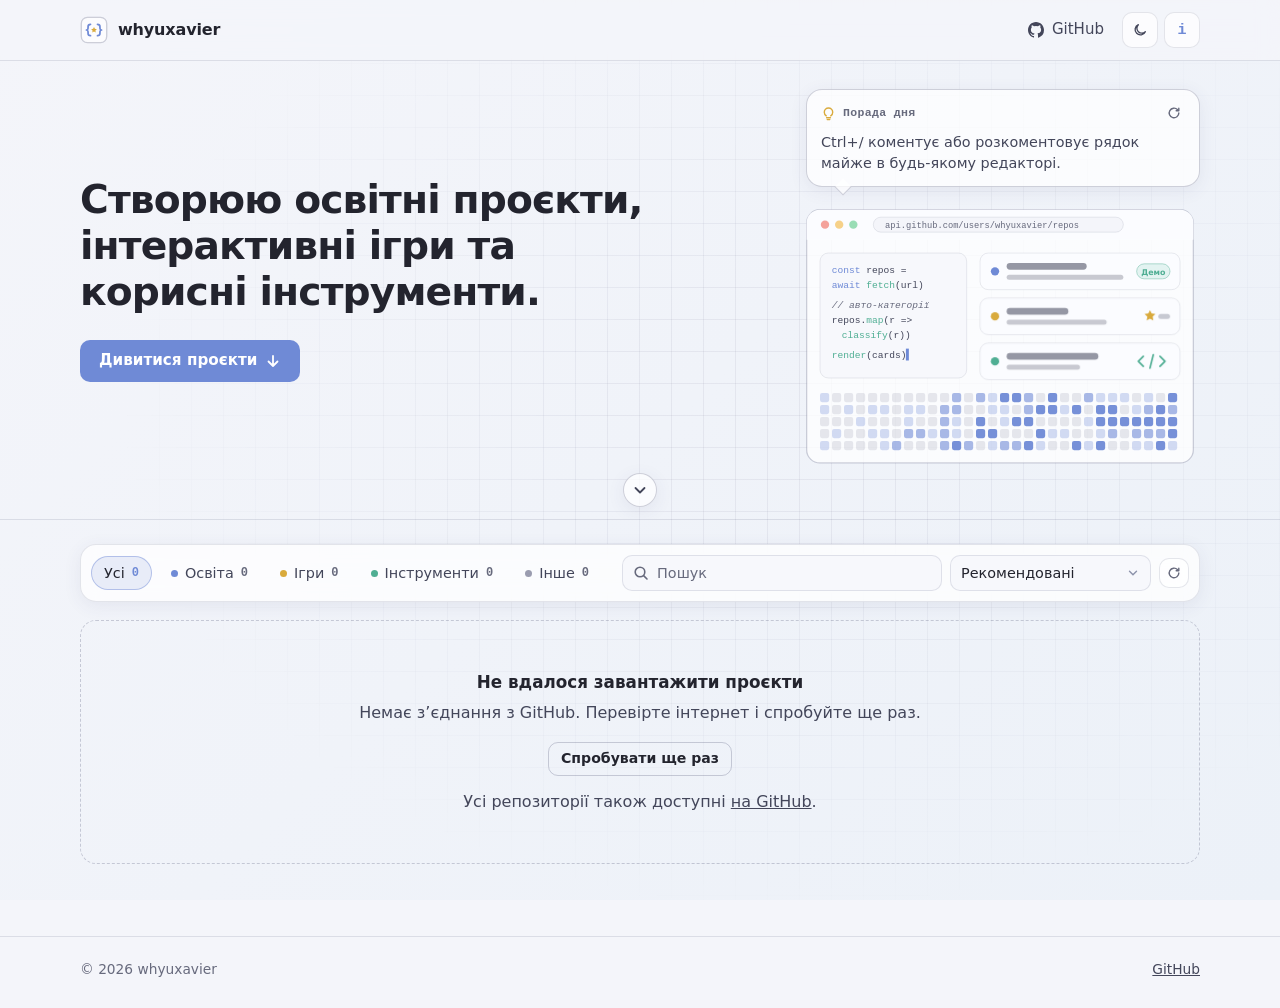
<file: index.html>
<!doctype html>
<html lang="uk" data-theme="light">
<head>
  <meta charset="utf-8">
  <meta name="viewport" content="width=device-width, initial-scale=1">
  <title>ІТ-Майстерня — портфоліо проєктів whyuxavier</title>
  <meta name="description" content="Портфоліо whyuxavier: освітні проєкти, інтерактивні ігри та корисні інструменти. Каталог автоматично збирається з публічних репозиторіїв GitHub.">
  <meta name="author" content="whyuxavier">
  <meta name="color-scheme" content="light dark">
  <meta name="theme-color" content="#f4f5fa">

  <meta property="og:type" content="website">
  <meta property="og:locale" content="uk_UA">
  <meta property="og:site_name" content="ІТ-Майстерня">
  <meta property="og:title" content="ІТ-Майстерня — портфоліо проєктів whyuxavier">
  <meta property="og:description" content="Освітні проєкти, інтерактивні ігри та корисні інструменти. Каталог автоматично оновлюється з GitHub.">
  <meta name="twitter:card" content="summary">
  <!-- Canonical / og:url не вказано навмисно: додайте їх, коли буде відома остаточна адреса сайту (див. README). -->

  <link rel="icon" href="/favicon.ico" sizes="48x48">
  <link rel="icon" type="image/svg+xml" href="/favicon.svg">
  <link rel="icon" type="image/png" sizes="192x192" href="/favicon.png">
  <link rel="apple-touch-icon" href="/favicon.png">
  <script type="application/ld+json">{"@context":"https://schema.org","@type":"WebSite","name":"ІТ-Майстерня","alternateName":["IT-Майстерня","ІТ-Майстерня з Олександром Васильовичем"],"url":"https://whyuxavier.github.io/"}</script>

  <!-- Застосовуємо збережену тему ще до відмальовки, щоб не було «спалаху» -->
  <script>
    try {
      var t = localStorage.getItem('portfolio-theme');
      if (t === 'light' || t === 'dark') document.documentElement.setAttribute('data-theme', t);
    } catch (e) {}
  </script>
  <link rel="preconnect" href="https://fonts.cdnfonts.com">
  <link rel="stylesheet" href="https://fonts.cdnfonts.com/css/fixel-display">
  <link rel="stylesheet" href="style.css">
</head>
<body>
  <div class="bg-grid" aria-hidden="true"></div>
  <a class="skip-link" href="#projects">Перейти до проєктів</a>

  <header class="site-header">
    <div class="container header-inner">
      <a class="brand" href="./" aria-label="whyuxavier — на головну">
        <svg class="brand-mark" viewBox="0 0 32 32" aria-hidden="true">
          <rect x="1.5" y="1.5" width="29" height="29" rx="7"/>
          <path d="M12 9.5c-2 0-2.8 1-2.8 2.8v1.6c0 1.2-.6 1.9-1.8 2.1 1.2.2 1.8.9 1.8 2.1v1.6c0 1.8.8 2.8 2.8 2.8M20 9.5c2 0 2.8 1 2.8 2.8v1.6c0 1.2.6 1.9 1.8 2.1-1.2.2-1.8.9-1.8 2.1v1.6c0 1.8-.8 2.8-2.8 2.8"/>
          <path class="brand-star" d="M16 12.6l1 2.1 2.3.3-1.7 1.6.4 2.3-2-1.1-2 1.1.4-2.3-1.7-1.6 2.3-.3z"/>
        </svg>
        <span>whyuxavier</span>
      </a>

      <nav class="header-nav" aria-label="Основна навігація">
        <a class="nav-link" href="https://github.com/whyuxavier" target="_blank" rel="noopener noreferrer">
          <svg class="icon" viewBox="0 0 16 16" aria-hidden="true"><path fill="currentColor" d="M8 0C3.58 0 0 3.58 0 8c0 3.54 2.29 6.53 5.47 7.59.4.07.55-.17.55-.38v-1.33c-2.23.48-2.7-1.07-2.7-1.07-.36-.92-.89-1.17-.89-1.17-.73-.5.06-.49.06-.49.8.06 1.23.83 1.23.83.71 1.22 1.87.87 2.33.66.07-.52.28-.87.5-1.07-1.78-.2-3.65-.89-3.65-3.95 0-.87.31-1.59.82-2.15-.08-.2-.36-1.02.08-2.12 0 0 .67-.21 2.2.82a7.6 7.6 0 0 1 4 0c1.53-1.04 2.2-.82 2.2-.82.44 1.1.16 1.92.08 2.12.51.56.82 1.27.82 2.15 0 3.07-1.87 3.75-3.65 3.95.29.25.54.73.54 1.48v2.2c0 .21.15.46.55.38A8.01 8.01 0 0 0 16 8c0-4.42-3.58-8-8-8z"/></svg>
          <span class="hide-sm">GitHub</span>
          <span class="sr-only">Профіль whyuxavier на GitHub</span>
        </a>
        <button class="icon-btn" id="themeToggle" type="button" aria-label="Увімкнути світлу тему" title="Змінити тему">
          <svg class="icon icon-sun" viewBox="0 0 24 24" aria-hidden="true"><circle cx="12" cy="12" r="4" fill="none" stroke="currentColor" stroke-width="2"/><path stroke="currentColor" stroke-width="2" stroke-linecap="round" d="M12 2v2M12 20v2M4.9 4.9l1.4 1.4M17.7 17.7l1.4 1.4M2 12h2M20 12h2M4.9 19.1l1.4-1.4M17.7 6.3l1.4-1.4"/></svg>
          <svg class="icon icon-moon" viewBox="0 0 24 24" aria-hidden="true"><path fill="none" stroke="currentColor" stroke-width="2" stroke-linejoin="round" d="M20 14.5A8 8 0 1 1 9.5 4a6.5 6.5 0 0 0 10.5 10.5z"/></svg>
        </button>
        <button class="icon-btn info-btn" id="infoOpen" type="button" aria-label="Про проєкт" aria-haspopup="dialog" title="Про проєкт">i</button>
      </nav>
    </div>
  </header>

  <main>
    <!-- ===== HERO ===== -->
    <section class="hero" aria-labelledby="heroTitle">
      <div class="container hero-inner">
        <div class="hero-text">
          <h1 id="heroTitle">Створюю освітні проєкти, інтерактивні ігри та корисні інструменти.</h1>
          <div class="hero-actions">
            <a class="btn btn-primary" href="#projects">
              Дивитися проєкти
              <svg class="icon" viewBox="0 0 16 16" aria-hidden="true"><path fill="none" stroke="currentColor" stroke-width="1.8" stroke-linecap="round" stroke-linejoin="round" d="M8 3v10M3.5 8.5 8 13l4.5-4.5"/></svg>
            </a>
          </div>
        </div>

        <div class="hero-art">
          <!-- Порада або жарт: змінюється при кожному відкритті сайту -->
          <figure class="tip-card is-loading" id="tipCard">
            <div class="tip-head">
              <svg class="tip-ic" viewBox="0 0 16 16" aria-hidden="true"><path fill="none" stroke="currentColor" stroke-width="1.5" stroke-linecap="round" stroke-linejoin="round" d="M6 12.5h4M6.6 14.5h2.8M5.6 10.5c-1.2-.9-2.1-2.3-2.1-3.9a4.5 4.5 0 0 1 9 0c0 1.6-.9 3-2.1 3.9"/></svg>
              <span id="tipKind">Порада дня</span>
              <button type="button" class="tip-next" id="tipNext" aria-label="Показати іншу пораду або жарт" title="Ще одну">
                <svg viewBox="0 0 16 16" aria-hidden="true"><path fill="none" stroke="currentColor" stroke-width="1.6" stroke-linecap="round" stroke-linejoin="round" d="M13.5 8a5.5 5.5 0 1 1-1.6-3.9M13.5 2.5v3h-3"/></svg>
              </button>
            </div>
            <p class="tip-text" id="tipText" aria-live="polite">Ctrl+Shift+P у VS Code відкриває палітру команд — там є майже все.</p>
          </figure>

          <svg class="hero-svg" viewBox="0 0 480 320" role="img" aria-labelledby="heroArtTitle heroArtDesc">
            <title id="heroArtTitle">Ілюстрація: каталог репозиторіїв GitHub</title>
            <desc id="heroArtDesc">Вікно браузера із запитом до GitHub API, картками проєктів різних категорій і графіком активності.</desc>
            <!-- вікно -->
            <rect class="w-frame" x="8" y="8" width="464" height="304" rx="16"/>
            <path class="w-bar" d="M8 24a16 16 0 0 1 16-16h432a16 16 0 0 1 16 16v20H8z"/>
            <circle class="w-dot1" cx="30" cy="26" r="5"/><circle class="w-dot2" cx="47" cy="26" r="5"/><circle class="w-dot3" cx="64" cy="26" r="5"/>
            <rect class="w-url" x="88" y="17" width="300" height="18" rx="9"/>
            <text class="w-url-t" x="102" y="30">api.github.com/users/whyuxavier/repos</text>

            <!-- код запиту -->
            <g class="code a-code">
              <rect class="code-bg" x="24" y="60" width="176" height="150" rx="10"/>
              <text x="38" y="84"><tspan class="k">const</tspan> repos =</text>
              <text x="38" y="102"><tspan class="k">await</tspan> <tspan class="f">fetch</tspan>(url)</text>
              <text x="38" y="126"><tspan class="m">// авто-категорії</tspan></text>
              <text x="38" y="144">repos.<tspan class="f">map</tspan>(r =&gt;</text>
              <text x="50" y="162"><tspan class="f">classify</tspan>(r))</text>
              <text x="38" y="186"><tspan class="f">render</tspan>(cards)<tspan class="caret">▍</tspan></text>
            </g>

            <!-- картки проєктів -->
            <g class="card a-card1">
              <rect class="card-bg" x="216" y="60" width="240" height="44" rx="10"/>
              <circle class="c-edu-f" cx="234" cy="82" r="5"/>
              <rect class="ln-strong" x="248" y="72" width="96" height="8" rx="4"/>
              <rect class="ln" x="248" y="86" width="140" height="6" rx="3"/>
              <rect class="pill-demo" x="404" y="73" width="40" height="18" rx="9"/>
              <text class="pill-t" x="424" y="86" text-anchor="middle">Демо</text>
            </g>
            <g class="card a-card2">
              <rect class="card-bg" x="216" y="114" width="240" height="44" rx="10"/>
              <circle class="c-games-f" cx="234" cy="136" r="5"/>
              <rect class="ln-strong" x="248" y="126" width="74" height="8" rx="4"/>
              <rect class="ln" x="248" y="140" width="120" height="6" rx="3"/>
              <path class="star-f" d="M420 128.5l2 4.1 4.5.6-3.3 3.2.8 4.4-4-2.1-4 2.1.8-4.4-3.3-3.2 4.5-.6z"/>
              <rect class="ln" x="430" y="133" width="14" height="6" rx="3"/>
            </g>
            <g class="card a-card3">
              <rect class="card-bg" x="216" y="168" width="240" height="44" rx="10"/>
              <circle class="c-tools-f" cx="234" cy="190" r="5"/>
              <rect class="ln-strong" x="248" y="180" width="110" height="8" rx="4"/>
              <rect class="ln" x="248" y="194" width="88" height="6" rx="3"/>
              <path class="code-ic" d="M412 184l-6 6 6 6M432 184l6 6-6 6M424 182l-4 16"/>
            </g>

            <!-- графік активності -->
            <g class="contrib" id="heroContrib"></g>
          </svg>
        </div>
      </div>
      <a class="scroll-cue" href="#projects" aria-label="Прокрутити до проєктів">
        <svg viewBox="0 0 16 16" aria-hidden="true"><path fill="none" stroke="currentColor" stroke-width="1.8" stroke-linecap="round" stroke-linejoin="round" d="M3.5 6 8 10.5 12.5 6"/></svg>
      </a>
    </section>

    <!-- ===== ПРОЄКТИ ===== -->
    <section class="container projects" id="projects" aria-labelledby="projectsTitle" tabindex="-1">
      <h2 id="projectsTitle" class="sr-only">Проєкти</h2>

      <div class="toolbar">
        <div class="filters" role="group" aria-label="Категорії" id="filters">
          <button type="button" class="chip is-active" data-cat="all" aria-pressed="true">Усі <span class="count">0</span></button>
          <button type="button" class="chip" data-cat="education" aria-pressed="false"><i class="c-edu" aria-hidden="true"></i>Освіта <span class="count">0</span></button>
          <button type="button" class="chip" data-cat="games" aria-pressed="false"><i class="c-games" aria-hidden="true"></i>Ігри <span class="count">0</span></button>
          <button type="button" class="chip" data-cat="tools" aria-pressed="false"><i class="c-tools" aria-hidden="true"></i>Інструменти <span class="count">0</span></button>
          <button type="button" class="chip" data-cat="other" aria-pressed="false"><i class="c-other" aria-hidden="true"></i>Інше <span class="count">0</span></button>
        </div>

        <div class="controls">
          <label class="search">
            <span class="sr-only">Пошук проєктів</span>
            <svg class="icon" viewBox="0 0 16 16" aria-hidden="true"><circle cx="7" cy="7" r="4.8" fill="none" stroke="currentColor" stroke-width="1.6"/><path d="m10.6 10.6 3.4 3.4" stroke="currentColor" stroke-width="1.6" stroke-linecap="round"/></svg>
            <input type="search" id="search" placeholder="Пошук" autocomplete="off" spellcheck="false">
          </label>
          <label class="sort">
            <span class="sr-only">Сортування</span>
            <select id="sort">
              <option value="recommended">Рекомендовані</option>
              <option value="stars">За кількістю зірок</option>
              <option value="updated">За датою оновлення</option>
              <option value="name">За назвою</option>
            </select>
          </label>
          <p class="status" id="status" role="status" aria-live="polite"></p>
        </div>
      </div>

      <div id="notice" class="notice" hidden></div>
      <div class="grid" id="grid" aria-busy="true"></div>
      <div id="empty" class="empty" hidden></div>
    </section>
  </main>

  <footer class="site-footer">
    <div class="container footer-inner">
      <p>© <span id="year">2026</span> whyuxavier</p>
      <a href="https://github.com/whyuxavier" target="_blank" rel="noopener noreferrer">GitHub</a>
    </div>
  </footer>

  <!-- ===== Вікно [i] ===== -->
  <dialog id="infoDialog" class="dialog" aria-labelledby="infoTitle">
    <div class="dialog-head">
      <h2 id="infoTitle">Про портфоліо</h2>
      <button type="button" class="icon-btn" id="infoClose" aria-label="Закрити">
        <svg class="icon" viewBox="0 0 16 16" aria-hidden="true"><path d="M4 4l8 8M12 4l-8 8" stroke="currentColor" stroke-width="1.8" stroke-linecap="round"/></svg>
      </button>
    </div>
    <div class="dialog-body">
      <p>Автоматичний каталог проєктів <b>whyuxavier</b>: освітніх квестів і тестів, ігор та вебінструментів. Сторінка сама отримує публічні репозиторії з GitHub, тому нові проєкти з’являються без редагування коду.</p>
      <h3>Як це працює</h3>
      <ul>
        <li>Натисніть на картку — відкриється живе демо, якщо воно є, або репозиторій із кодом.</li>
        <li>Кнопка «Код» на кожній картці завжди веде на GitHub.</li>
        <li>Категорію визначено автоматично за назвою, описом і темами (topics) репозиторію; автор може задати її вручну.</li>
        <li>Кнопка «Відкрити» з’являється лише тоді, коли в проєкту є живий сайт.</li>
        <li>Зірки — справжні дані GitHub. Щоб поставити зірку, відкрийте репозиторій на GitHub.</li>
        <li>Дані кешуються на 30 хвилин; кнопка ↻ завантажує свіжі.</li>
      </ul>
      <a class="btn btn-primary gh-star" id="repoLink" href="https://github.com/whyuxavier/whyuxavier.github.io" target="_blank" rel="noopener noreferrer">
        <svg class="icon" viewBox="0 0 16 16" aria-hidden="true"><path fill="currentColor" d="M8 .8l2.2 4.5 4.9.7-3.6 3.5.9 4.9L8 12.1l-4.4 2.3.9-4.9L.9 6l4.9-.7z"/></svg>
        Код портфоліо на GitHub
      </a>

    </div>
  </dialog>

  <script src="script.js" defer></script>
</body>
</html>
</file>
<file: style.css>
/* =========================================================
   whyuxavier — портфоліо. Стилі.
   Кольори задано токенами; світла тема перевизначає їх.
   ========================================================= */

/* Палітра «Python з нуля»: світла тема за замовчуванням, темна — перемикачем у шапці */
:root {
  --bg: #f4f5fa;
  --bg-grad: #ecf1f8;          /* друга точка діагонального градієнта фону */
  --bg-2: #f7f8fc;             /* консоль / внутрішні поля */
  --surface: rgba(255, 255, 255, .74);   /* скло картки */
  --surface-2: #fbfcff;
  --border: rgba(60, 64, 100, .13);
  --border-strong: rgba(60, 64, 100, .24);
  --text: #23242e;
  --text-2: #43465a;
  --muted: #676a7d;
  --accent: #6f8ad6;
  --accent-strong: #5b77c7;
  --accent-ink: #ffffff;
  --accent-soft: rgba(111, 138, 214, .14);
  --blue: #4fae93;             /* другорядний акцент: м'ятний / успіх */
  --blue-soft: rgba(143, 209, 189, .22);
  --mint: #8fd1bd;
  --star: #d9aa3c;             /* золотий */
  --danger: #d0566a;

  --c-edu: #6f8ad6;
  --c-games: #d9aa3c;
  --c-tools: #4fae93;
  --c-other: #9a9caf;

  --radius: 16px;              /* картки */
  --radius-sm: 10px;           /* кнопки */
  --radius-pill: 20px;         /* чипи */
  --shadow: 0 4px 18px rgba(60, 64, 110, .08);
  --blur: blur(10px);
  --font: "Fixel Display", "Fixel Variable", system-ui, -apple-system, "Segoe UI", Roboto, "Noto Sans", sans-serif;
  --mono: ui-monospace, "SFMono-Regular", "JetBrains Mono", Menlo, Consolas, "Liberation Mono", monospace;
  --ease: cubic-bezier(.2, .7, .2, 1);
  color-scheme: light;
}

:root[data-theme="dark"] {
  --bg: #1b1d23;
  --bg-grad: #1f2229;
  --bg-2: #181a1f;
  --surface: rgba(39, 42, 51, .76);
  --surface-2: #2a2d36;
  --border: rgba(255, 255, 255, .1);
  --border-strong: rgba(255, 255, 255, .18);
  --text: #e6e7ef;
  --text-2: #c4c6d3;
  --muted: #9a9caf;
  --accent: #8fa6ee;
  --accent-strong: #a9bbf3;
  --accent-ink: #14161c;
  --accent-soft: rgba(143, 166, 238, .16);
  --blue: #6fcbb8;
  --blue-soft: rgba(111, 203, 184, .14);
  --mint: #6fcbb8;
  --star: #f0c96a;
  --danger: #ff8a9a;

  --c-edu: #8fa6ee;
  --c-games: #f0c96a;
  --c-tools: #6fcbb8;
  --c-other: #9a9caf;
  --shadow: 0 4px 18px rgba(0, 0, 0, .3);
  color-scheme: dark;
}

*, *::before, *::after { box-sizing: border-box; }
html { -webkit-text-size-adjust: 100%; scroll-behavior: smooth; }
body {
  margin: 0;
  background: linear-gradient(135deg, var(--bg), var(--bg-grad)) fixed;
  background-color: var(--bg);
  color: var(--text);
  font: 16px/1.55 var(--font);
  -webkit-font-smoothing: antialiased;
  overflow-x: hidden;
}
img { max-width: 100%; display: block; }
a { color: inherit; }
button, input, select { font: inherit; color: inherit; }

.container { width: 100%; max-width: 1160px; margin: 0 auto; padding-inline: 20px; }
.sr-only {
  position: absolute !important; width: 1px; height: 1px; padding: 0; margin: -1px;
  overflow: hidden; clip: rect(0 0 0 0); white-space: nowrap; border: 0;
}
.skip-link {
  position: absolute; left: 12px; top: -48px; z-index: 100;
  background: var(--accent); color: var(--accent-ink); padding: 8px 14px; border-radius: 8px;
  text-decoration: none; font-weight: 600;
}
.skip-link:focus { top: 12px; }

:focus-visible { outline: 2px solid var(--blue); outline-offset: 2px; border-radius: 6px; }
.icon { width: 16px; height: 16px; flex: none; }

/* ---------- Header ---------- */
.site-header {
  position: sticky; top: 0; z-index: 20;
  background: color-mix(in srgb, var(--bg) 86%, transparent);
  backdrop-filter: saturate(140%) blur(10px);
  -webkit-backdrop-filter: saturate(140%) blur(10px);
  border-bottom: 1px solid var(--border);
}
.header-inner { display: flex; align-items: center; justify-content: space-between; gap: 12px; height: 60px; }
.brand { display: inline-flex; align-items: center; gap: 10px; text-decoration: none; font-weight: 650; letter-spacing: -.01em; }
.brand-mark { width: 28px; height: 28px; }
.brand-mark rect { fill: var(--surface); stroke: var(--border-strong); stroke-width: 1.5; }
.brand-mark path { fill: none; stroke: var(--accent); stroke-width: 2; stroke-linecap: round; stroke-linejoin: round; }
.brand-mark .brand-star { fill: var(--star); stroke: none; }

.header-nav { display: flex; align-items: center; gap: 6px; }
.nav-link {
  display: inline-flex; align-items: center; gap: 8px; height: 36px; padding: 0 12px;
  border-radius: var(--radius-sm); text-decoration: none; color: var(--text-2); font-size: .94rem;
  transition: background-color .15s, color .15s;
}
.nav-link:hover { color: var(--text); background: var(--surface-2); }

.icon-btn {
  display: inline-grid; place-items: center; width: 36px; height: 36px; padding: 0;
  border: 1px solid var(--border); border-radius: var(--radius-sm); background: var(--surface);
  color: var(--text-2); cursor: pointer; transition: border-color .15s, color .15s, background-color .15s;
}
.icon-btn:hover { color: var(--text); border-color: var(--border-strong); }
.info-btn { font: 700 15px/1 var(--mono); color: var(--accent); }
:root[data-theme="dark"] .icon-sun { display: block; }
:root[data-theme="dark"] .icon-moon { display: none; }
:root[data-theme="light"] .icon-sun { display: none; }
:root[data-theme="light"] .icon-moon { display: block; }

/* ---------- Buttons ---------- */
.btn {
  display: inline-flex; align-items: center; justify-content: center; gap: 8px;
  min-height: 42px; padding: 0 18px; border-radius: 10px; border: 1px solid transparent;
  font-weight: 600; font-size: .95rem; text-decoration: none; cursor: pointer;
  transition: background-color .15s, border-color .15s, color .15s, transform .15s;
}
.btn-primary { background: var(--accent); color: var(--accent-ink); }
.btn-primary:hover { background: var(--accent-strong); }
.btn-ghost { border-color: var(--border-strong); color: var(--text); background: transparent; }
.btn-ghost:hover { background: var(--surface-2); }
.btn-sm { min-height: 34px; padding: 0 12px; font-size: .88rem; border-radius: var(--radius-sm); }

/* ---------- Hero ---------- */
.hero { position: relative; overflow: hidden; border-bottom: 1px solid var(--border); }
/* Сітка на фоні всього сайту: зафіксована у вікні, «світло» йде за курсором */
.bg-grid {
  position: fixed; inset: 0; z-index: -1; pointer-events: none;
  background-image:
    linear-gradient(to right, color-mix(in srgb, var(--border) 70%, transparent) 1px, transparent 1px),
    linear-gradient(to bottom, color-mix(in srgb, var(--border) 70%, transparent) 1px, transparent 1px);
  background-size: 32px 32px;
  /* --mx/--my: позиція курсора (script.js); сітка трохи зсувається, а «світло» йде за курсором */
  background-position: calc(-1px + var(--px, 0px)) calc(-1px + var(--py, 0px));
  -webkit-mask-image: radial-gradient(ellipse 70% 75% at var(--mx, 62%) var(--my, 45%), #000 20%, transparent 78%);
          mask-image: radial-gradient(ellipse 70% 75% at var(--mx, 62%) var(--my, 45%), #000 20%, transparent 78%);
  opacity: .75;
}
.hero-inner {
  position: relative;
  display: grid; grid-template-columns: minmax(0, 1fr) minmax(0, 400px);
  align-items: center; gap: 48px; padding-top: 28px; padding-bottom: 50px;
}
.eyebrow {
  display: inline-flex; align-items: center; gap: 8px; margin: 0 0 14px;
  font: 500 .82rem/1 var(--mono); color: var(--muted); letter-spacing: .02em;
}
.eyebrow .dot { width: 7px; height: 7px; border-radius: 50%; background: var(--blue); box-shadow: 0 0 0 3px var(--blue-soft); }
.hero h1 {
  margin: 0 0 24px; font-size: clamp(1.7rem, 1.1rem + 2.1vw, 2.45rem); line-height: 1.18;
  letter-spacing: -.022em; font-weight: 700; text-wrap: balance;
}
.lead { margin: 0 0 26px; color: var(--text-2); font-size: 1.05rem; max-width: 52ch; }
.hero-actions { display: flex; flex-wrap: wrap; gap: 10px; }

.hero-art { position: relative; padding: 0; width: 100%; max-width: 400px; justify-self: end; }

/* Порада дня / жарт над ілюстрацією */
.tip-card {
  position: relative; z-index: 2; margin: 0 0 16px 6px; max-width: 440px; width: fit-content;
  padding: 10px 12px 12px 14px; border: 1px solid var(--border-strong); border-radius: var(--radius);
  background: var(--surface); box-shadow: var(--shadow);
}
.tip-head { display: flex; align-items: center; gap: 7px; font: 600 .72rem/1 var(--mono); color: var(--muted); letter-spacing: .03em; }
.tip-head .tip-ic { width: 15px; height: 15px; color: var(--star); flex: none; }
.tip-card.is-joke .tip-ic { color: var(--accent); }
.tip-next {
  margin-left: auto; display: grid; place-items: center; width: 26px; height: 26px; padding: 0;
  border: 1px solid transparent; border-radius: 7px; background: none; color: var(--muted); cursor: pointer;
}
.tip-next:hover { color: var(--text); background: var(--surface-2); border-color: var(--border); }
.tip-next svg { width: 14px; height: 14px; }
.tip-next[hidden] { display: none; }
.tip-card.is-loading .tip-head span, .tip-card.is-loading .tip-text { opacity: 0; }
.tip-text { margin: 6px 0 0; font-size: .9rem; line-height: 1.45; color: var(--text-2); }
/* «хвостик» бульбашки, що вказує на вікно */
.tip-card::after {
  content: ""; position: absolute; left: 30px; bottom: -7px; width: 12px; height: 12px;
  background: var(--surface); border-right: 1px solid var(--border-strong); border-bottom: 1px solid var(--border-strong);
  transform: rotate(45deg);
}
.hero-svg { display: block; width: 100%; height: auto; overflow: visible; }

.art-tag {
  position: absolute; z-index: 2; display: inline-flex; align-items: center; gap: 6px;
  padding: 6px 10px; border-radius: 999px; border: 1px solid var(--border-strong);
  background: var(--surface); box-shadow: var(--shadow);
  font-size: .76rem; color: var(--text-2); white-space: nowrap;
}
.art-tag--cats { right: 4%; bottom: 0; }
.art-tag i, .chip i { display: inline-block; width: 7px; height: 7px; border-radius: 50%; }
.art-tag i + i, .art-tag i { margin-left: 2px; }
.c-edu { background: var(--c-edu); } .c-games { background: var(--c-games); }
.c-tools { background: var(--c-tools); } .c-other { background: var(--c-other); }

/* SVG-ілюстрація: кольори з палітри сайту */
.w-frame { fill: var(--surface); stroke: var(--border-strong); stroke-width: 1.5; }
.w-bar { fill: var(--surface-2); }
.w-dot1 { fill: #f28b82; opacity: .8; } .w-dot2 { fill: #f5c66b; opacity: .8; } .w-dot3 { fill: #81d4a3; opacity: .8; }
.w-url { fill: var(--bg); stroke: var(--border); }
.w-url-t { font: 500 10.5px var(--mono); fill: var(--muted); }
.code-bg { fill: var(--bg-2); stroke: var(--border); }
.code text { font: 11.5px var(--mono); fill: var(--text-2); }
.code .k { fill: var(--accent); } .code .f { fill: var(--blue); } .code .m { fill: var(--muted); font-style: italic; }
.code .caret { fill: var(--accent); }
.card-bg { fill: var(--surface-2); stroke: var(--border); }
.ln-strong { fill: var(--text-2); opacity: .55; }
.ln { fill: var(--muted); opacity: .35; }
.c-edu-f { fill: var(--c-edu); } .c-games-f { fill: var(--c-games); } .c-tools-f { fill: var(--c-tools); }
.pill-demo { fill: var(--blue-soft); stroke: var(--blue); stroke-opacity: .5; }
.pill-t { font: 600 9.5px var(--font); fill: var(--blue); }
.star-f { fill: var(--star); }
.code-ic { fill: none; stroke: var(--c-tools); stroke-width: 2; stroke-linecap: round; stroke-linejoin: round; }
.lbl { font: 10.5px var(--mono); fill: var(--muted); }
.contrib rect { fill: var(--accent); }
.contrib rect.l0 { fill: var(--border); opacity: .9; }

/* Одна коротка анімація при завантаженні: «дані приходять з API → картки з’являються → графік заповнюється» */
@media (prefers-reduced-motion: no-preference) {
  .a-code  { animation: rise .5s var(--ease) .05s backwards; }
  .a-card1 { animation: slideIn .5s var(--ease) .35s backwards; }
  .a-card2 { animation: slideIn .5s var(--ease) .5s backwards; }
  .a-card3 { animation: slideIn .5s var(--ease) .65s backwards; }
  .contrib rect { animation: pop .35s var(--ease) backwards; animation-delay: calc(.8s + var(--d, 0s)); }
  .art-tag, .tip-card { animation: rise .45s var(--ease) 1.1s backwards; }
  .tip-text.is-swapping { animation: fadeIn .3s var(--ease); }
}
@keyframes rise { from { opacity: 0; transform: translateY(8px); } }
@keyframes slideIn { from { opacity: 0; transform: translateX(16px); } }
@keyframes pop { from { opacity: 0; } }
@keyframes fadeIn { from { opacity: 0; transform: translateY(3px); } }

/* ---------- Projects ---------- */
.projects { padding-top: 24px; padding-bottom: 72px; outline: none; scroll-margin-top: 70px; }
.projects-head { display: flex; align-items: baseline; justify-content: space-between; gap: 12px 20px; flex-wrap: wrap; margin-bottom: 16px; }
.projects-head h2 { margin: 0; font-size: 1.35rem; letter-spacing: -.01em; }
.status { flex: none; margin: 0; font-size: .85rem; color: var(--muted); display: inline-flex; align-items: center; gap: 10px; flex-wrap: wrap; }
.status-stars { display: inline-flex; align-items: center; gap: 5px; color: var(--text-2); font-variant-numeric: tabular-nums; }
.status-stars svg { width: 14px; height: 14px; color: var(--star); }
.refresh-btn {
  display: inline-grid; place-items: center; width: 30px; height: 30px; padding: 0;
  border: 1px solid var(--border); border-radius: var(--radius-sm); background: var(--surface); color: var(--muted); cursor: pointer;
  transition: color .15s, border-color .15s;
}
.refresh-btn:hover { color: var(--text); border-color: var(--border-strong); }
.refresh-btn:disabled { cursor: default; opacity: .6; }
.refresh-btn .icon { width: 14px; height: 14px; }
@media (prefers-reduced-motion: no-preference) {
  .refresh-btn.is-loading .icon { animation: spin .9s linear infinite; }
}
@keyframes spin { to { transform: rotate(360deg); } }

/* Підказка «гортайте вниз» унизу hero: одна коротка анімація при завантаженні */
.scroll-cue {
  position: absolute; left: 50%; bottom: 12px; z-index: 2; translate: -50% 0;
  display: grid; place-items: center; width: 34px; height: 34px; border-radius: 50%;
  border: 1px solid var(--border-strong); background: var(--surface); color: var(--text-2);
  box-shadow: var(--shadow); transition: color .15s, border-color .15s;
}
.scroll-cue:hover { color: var(--text); border-color: var(--accent); }
.scroll-cue svg { width: 16px; height: 16px; }
@media (prefers-reduced-motion: no-preference) {
  .scroll-cue { animation: cueBounce 1.2s var(--ease) 1.3s 2 both; }
}
@keyframes cueBounce { 0%, 100% { transform: translateY(0); } 40% { transform: translateY(6px); } 70% { transform: translateY(-2px); } }

.link-btn {
  border: 0; background: none; padding: 2px 4px; color: var(--accent); cursor: pointer;
  font-size: inherit; font-weight: 600; border-radius: 6px;
}
.link-btn:hover { text-decoration: underline; }
.link-btn:disabled { color: var(--muted); cursor: default; text-decoration: none; }

.toolbar {
  display: flex; flex-wrap: wrap; align-items: center; justify-content: space-between; gap: 12px;
  padding: 10px; border: 1px solid var(--border); border-radius: var(--radius); background: var(--surface);
  -webkit-backdrop-filter: var(--blur); backdrop-filter: var(--blur); box-shadow: var(--shadow);
  margin-bottom: 18px;
}
.filters { display: flex; flex-wrap: wrap; gap: 6px; }
.chip {
  display: inline-flex; align-items: center; gap: 7px; height: 34px; padding: 0 12px;
  border: 1px solid transparent; border-radius: var(--radius-pill); background: transparent; color: var(--text-2);
  font-size: .9rem; cursor: pointer; transition: background-color .15s, color .15s, border-color .15s;
}
.chip:hover { background: var(--surface-2); color: var(--text); }
.chip.is-active { background: var(--accent-soft); border-color: color-mix(in srgb, var(--accent) 45%, transparent); color: var(--text); }
.chip .count { font: 600 .75rem/1 var(--mono); color: var(--muted); }
.chip.is-active .count { color: var(--accent); }

.controls { display: flex; gap: 8px; flex: 1 1 320px; justify-content: flex-end; min-width: 0; }
.search {
  position: relative; display: flex; align-items: center; flex: 1 1 220px; max-width: 320px; min-width: 0;
}
.search .icon { position: absolute; left: 11px; color: var(--muted); pointer-events: none; }
.search input, .sort select {
  width: 100%; height: 36px; border: 1px solid var(--border); border-radius: var(--radius-sm);
  background: var(--bg-2); color: var(--text); font-size: .9rem;
}
.search input { padding: 0 10px 0 34px; }
.search input::placeholder { color: var(--muted); }
.search input:focus, .sort select:focus { outline: none; border-color: var(--accent); box-shadow: 0 0 0 3px var(--accent-soft); }
.sort { flex: 0 0 auto; }
.sort select {
  padding: 0 32px 0 10px; appearance: none; -webkit-appearance: none; cursor: pointer;
  background-image: url("data:image/svg+xml,%3Csvg xmlns='http://www.w3.org/2000/svg' viewBox='0 0 16 16'%3E%3Cpath d='M4 6l4 4 4-4' fill='none' stroke='%238d93ab' stroke-width='1.6' stroke-linecap='round'/%3E%3C/svg%3E");
  background-repeat: no-repeat; background-position: right 10px center; background-size: 14px;
}

.notice {
  display: flex; align-items: center; justify-content: space-between; gap: 12px; flex-wrap: wrap;
  padding: 12px 14px; margin-bottom: 16px; border-radius: var(--radius-sm);
  border: 1px solid color-mix(in srgb, var(--danger) 40%, var(--border)); background: color-mix(in srgb, var(--danger) 7%, var(--surface));
  font-size: .9rem; color: var(--text-2);
}
.notice[hidden] { display: none; }

.grid { display: grid; grid-template-columns: repeat(auto-fill, minmax(min(100%, 320px), 1fr)); gap: 14px; }

/* ---------- Card ---------- */
.card {
  position: relative; display: flex; flex-direction: column; min-width: 0;
  border: 1px solid var(--border); border-radius: var(--radius); background: var(--surface);
  -webkit-backdrop-filter: var(--blur); backdrop-filter: var(--blur);
  box-shadow: var(--shadow); overflow: hidden;
  transition: border-color .18s, transform .18s var(--ease), background-color .18s;
}
.card:hover { border-color: var(--border-strong); transform: translateY(-2px); }
.card:focus-within { border-color: var(--accent); }
.card.is-featured { border-color: color-mix(in srgb, var(--accent) 38%, var(--border)); }
.card.is-featured::before {
  content: ""; position: absolute; left: 0; right: 0; top: 0; height: 2px;
  background: linear-gradient(90deg, var(--accent), var(--mint));
}
.card-media { aspect-ratio: 16 / 9; background: var(--surface-2); border-bottom: 1px solid var(--border); overflow: hidden; }
.card-media img { width: 100%; height: 100%; object-fit: cover; }
.card-body { display: flex; flex-direction: column; gap: 10px; padding: 18px 18px 16px; flex: 1; }
.card-top { display: flex; align-items: flex-start; justify-content: space-between; gap: 10px; }
.card-title { margin: 0; font-size: 1.04rem; line-height: 1.3; font-weight: 650; letter-spacing: -.005em; overflow-wrap: anywhere; }
.card-title a { text-decoration: none; }
.card-title a:focus-visible { outline: none; }
/* «Розтягнуте» посилання: уся картка клікабельна, без вкладених <a> */
.card-title a::after { content: ""; position: absolute; inset: 0; z-index: 1; border-radius: inherit; }
.card-title a:focus-visible::after { outline: 2px solid var(--blue); outline-offset: -2px; border-radius: var(--radius); }
.featured-mark { flex: none; font: 600 .7rem/1 var(--mono); color: var(--accent); padding: 5px 7px; border: 1px solid color-mix(in srgb, var(--accent) 40%, transparent); border-radius: 6px; letter-spacing: .02em; }
.card-desc { margin: 0; color: var(--text-2); font-size: .92rem; display: -webkit-box; -webkit-line-clamp: 2; -webkit-box-orient: vertical; overflow: hidden; }
.card-desc.is-missing { color: var(--muted); font-style: italic; }

.tags { display: flex; flex-wrap: wrap; gap: 6px; margin-top: 2px; }
.tag {
  display: inline-flex; align-items: center; gap: 6px; height: 24px; padding: 0 9px;
  border-radius: var(--radius-pill); border: 1px solid var(--border); background: var(--bg-2);
  font-size: .76rem; color: var(--text-2); white-space: nowrap;
}
.tag i { width: 7px; height: 7px; border-radius: 50%; display: inline-block; }
.tag-demo { color: var(--blue); border-color: color-mix(in srgb, var(--blue) 40%, transparent); background: var(--blue-soft); }
.tag-lang .lang-dot { width: 8px; height: 8px; border-radius: 2px; background: var(--muted); }

.card-meta { display: flex; flex-wrap: wrap; align-items: center; gap: 6px 16px; margin-top: auto; padding-top: 6px; font-size: .82rem; color: var(--muted); }
.card-meta .stars {
  position: relative; z-index: 2; color: var(--text-2); display: inline-flex; align-items: center; gap: 5px;
  font-variant-numeric: tabular-nums; text-decoration: none; border-radius: 6px; padding: 2px 4px; margin: -2px -4px;
}
.card-meta .stars:hover { color: var(--text); background: var(--surface-2); }
.card-meta .stars svg { width: 14px; height: 14px; color: var(--star); }

.card-actions {
  position: relative; z-index: 2; /* вище за розтягнуте посилання */
  display: flex; align-items: center; justify-content: flex-end; gap: 8px; padding: 12px 18px; border-top: 1px solid var(--border); background: var(--bg-2);
}
.card-actions .primary-hint { flex: 1; min-width: 0; font-size: .8rem; color: var(--muted); overflow: hidden; text-overflow: ellipsis; white-space: nowrap; pointer-events: none; }
.card-actions .primary-hint b { color: var(--text-2); font-weight: 600; }
.card-actions a { position: relative; z-index: 2; }

/* ---------- Skeleton / Empty ---------- */
.skeleton { pointer-events: none; }
.skeleton .sk { background: var(--surface-2); border-radius: 6px; }
@media (prefers-reduced-motion: no-preference) {
  .skeleton .sk { animation: skPulse 1.4s ease-in-out infinite; }
}
@keyframes skPulse { 50% { opacity: .5; } }

.empty {
  text-align: center; padding: 48px 20px; border: 1px dashed var(--border-strong); border-radius: var(--radius);
  color: var(--text-2);
}
.empty[hidden] { display: none; }
.empty h3 { margin: 0 0 6px; font-size: 1.05rem; color: var(--text); }
.empty p { margin: 0 0 16px; }

/* ---------- Footer ---------- */
.site-footer { border-top: 1px solid var(--border); color: var(--muted); font-size: .86rem; }
.footer-inner { display: flex; justify-content: space-between; align-items: center; flex-wrap: wrap; gap: 8px 20px; padding-top: 22px; padding-bottom: 28px; }
.footer-inner p { margin: 0; }
.site-footer a { color: var(--text-2); }

/* ---------- Dialog ---------- */
.dialog {
  width: min(560px, calc(100vw - 32px)); max-height: calc(100dvh - 48px);
  padding: 0; border: 1px solid var(--border-strong); border-radius: 16px;
  background: var(--surface); color: var(--text); box-shadow: 0 30px 80px -20px rgba(0,0,0,.6);
}
.dialog::backdrop { background: rgba(5, 6, 12, .62); backdrop-filter: blur(3px); }
.dialog-head { display: flex; align-items: center; justify-content: space-between; gap: 12px; padding: 16px 18px; border-bottom: 1px solid var(--border); }
.dialog-head h2 { margin: 0; font-size: 1.1rem; }
.dialog-body { padding: 16px 20px 20px; color: var(--text-2); font-size: .94rem; }
.dialog-body p { margin: 0 0 14px; }
.dialog-body h3 { margin: 0 0 8px; font-size: .95rem; color: var(--text); }
.dialog-body ul { margin: 0 0 18px; padding-left: 20px; }
.dialog-body .ai-note { margin: 14px 0 0; font-size: .8rem; color: var(--muted); }
.dialog-body li { margin-bottom: 6px; }
.dialog-body li::marker { color: var(--accent); }
.gh-star svg { color: currentColor; }

/* ---------- Responsive ---------- */
@media (max-width: 960px) {
  .hero-inner { grid-template-columns: 1fr; gap: 24px; padding-top: 32px; padding-bottom: 36px; }
  .hero-text { max-width: none; }
  .hero-art { max-width: 420px; margin: 0 auto; justify-self: center; }
}
@media (max-width: 720px) {
  .toolbar { flex-direction: column; align-items: stretch; flex-wrap: nowrap; }
  .toolbar > * { min-width: 0; max-width: 100%; }
  .controls { flex: none; justify-content: stretch; }
  .search { max-width: none; }
  .hide-sm { display: none; }
  .scroll-cue { display: none; } /* на телефоні зайва: кнопка «Дивитися проєкти» вже є */
}
@media (max-width: 520px) {
  .container { padding-inline: 16px; }
  .controls { flex-wrap: wrap; }
  .search { flex: 1 1 100%; }
  .sort { flex: 1 1 0; }
  .hero-inner { padding-top: 24px; padding-bottom: 28px; }
  .hero-actions .btn { flex: 1 1 auto; }
  .hero-art { max-width: 340px; }
  .tip-card { max-width: none; width: auto; margin-left: 0; }
  .tip-text { font-size: .86rem; }
  .art-tag { font-size: .7rem; padding: 5px 8px; }
  .art-tag--cats { right: 0; }
  .filters { flex-wrap: nowrap; overflow-x: auto; scrollbar-width: none; margin: 0 -2px; padding: 2px; }
  .filters::-webkit-scrollbar { display: none; }
  .filters { -webkit-mask-image: linear-gradient(to right, #000 85%, transparent); mask-image: linear-gradient(to right, #000 85%, transparent); }
  .chip { flex: none; }
  .card-body { padding: 16px 16px 14px; }
  .card-actions { padding: 12px 16px; }
}
@media (max-width: 400px) {

}

@media (prefers-reduced-motion: reduce) {
  html { scroll-behavior: auto; }
  *, *::before, *::after { transition: none !important; }
  .card:hover { transform: none; }
}
</file>
